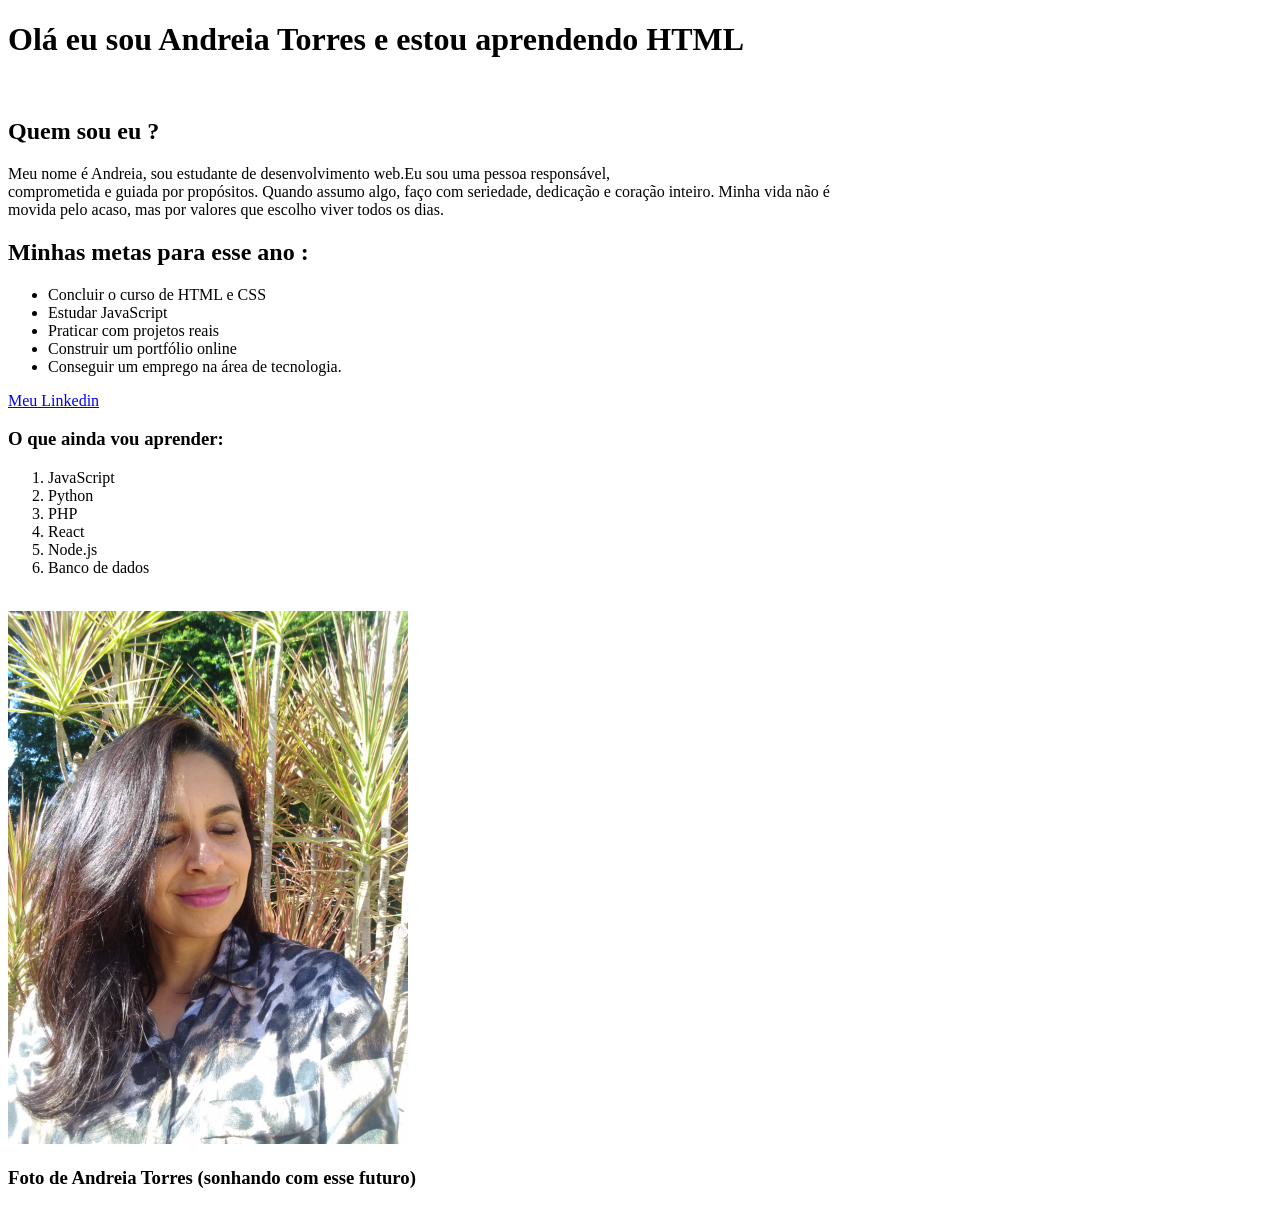
<file: index.html>
<!DOCTYPE html>
<html lang="pt-BR">
<head>
    <meta charset="UTF-8">
    <meta name="viewport" content="width=device-width, initial-scale=1.0">
    <title>Lessons</title>
</head>
<body>
    <h1>Olá eu sou Andreia Torres e estou aprendendo HTML</h1>
    <br>
    <h2>Quem sou eu ?</h2>
    <p>Meu nome é Andreia, sou estudante de desenvolvimento web.Eu sou uma pessoa 
        responsável, <br>comprometida e guiada por propósitos.
         Quando assumo algo, faço com seriedade, dedicação e
          coração inteiro. Minha vida não é <br> movida pelo acaso, 
        mas por valores que escolho viver todos os dias.</p>

    <h2>Minhas metas para esse ano :</h2>
    <ul>
        <li>Concluir o curso de HTML e CSS</li>
        <li>Estudar JavaScript</li>
        <li>Praticar com projetos reais</li>
        <li>Construir um portfólio online</li>
        <li>Conseguir um emprego na área de tecnologia.</li>
    </ul> 

    <a href="https://www.linkedin.com/in/andr%C3%A9ia-torres-889319261/">Meu Linkedin</a>
    <br>
    <h3>O que ainda vou aprender: </h3>
    <ol>
        <li>JavaScript</li>
        <li>Python</li>
        <li>PHP</li>
        <li>React</li>
        <li>Node.js</li>    
        <li>Banco de dados</li>
    </ol>
    <br>
    <img src="./IMG-20231211-WA0060.jpg"  alt="Foto de Andreia Torres" width="400" height="auto">
    <h3>Foto de Andreia Torres (sonhando com esse futuro)</h3>
</body>
</html>
</file>
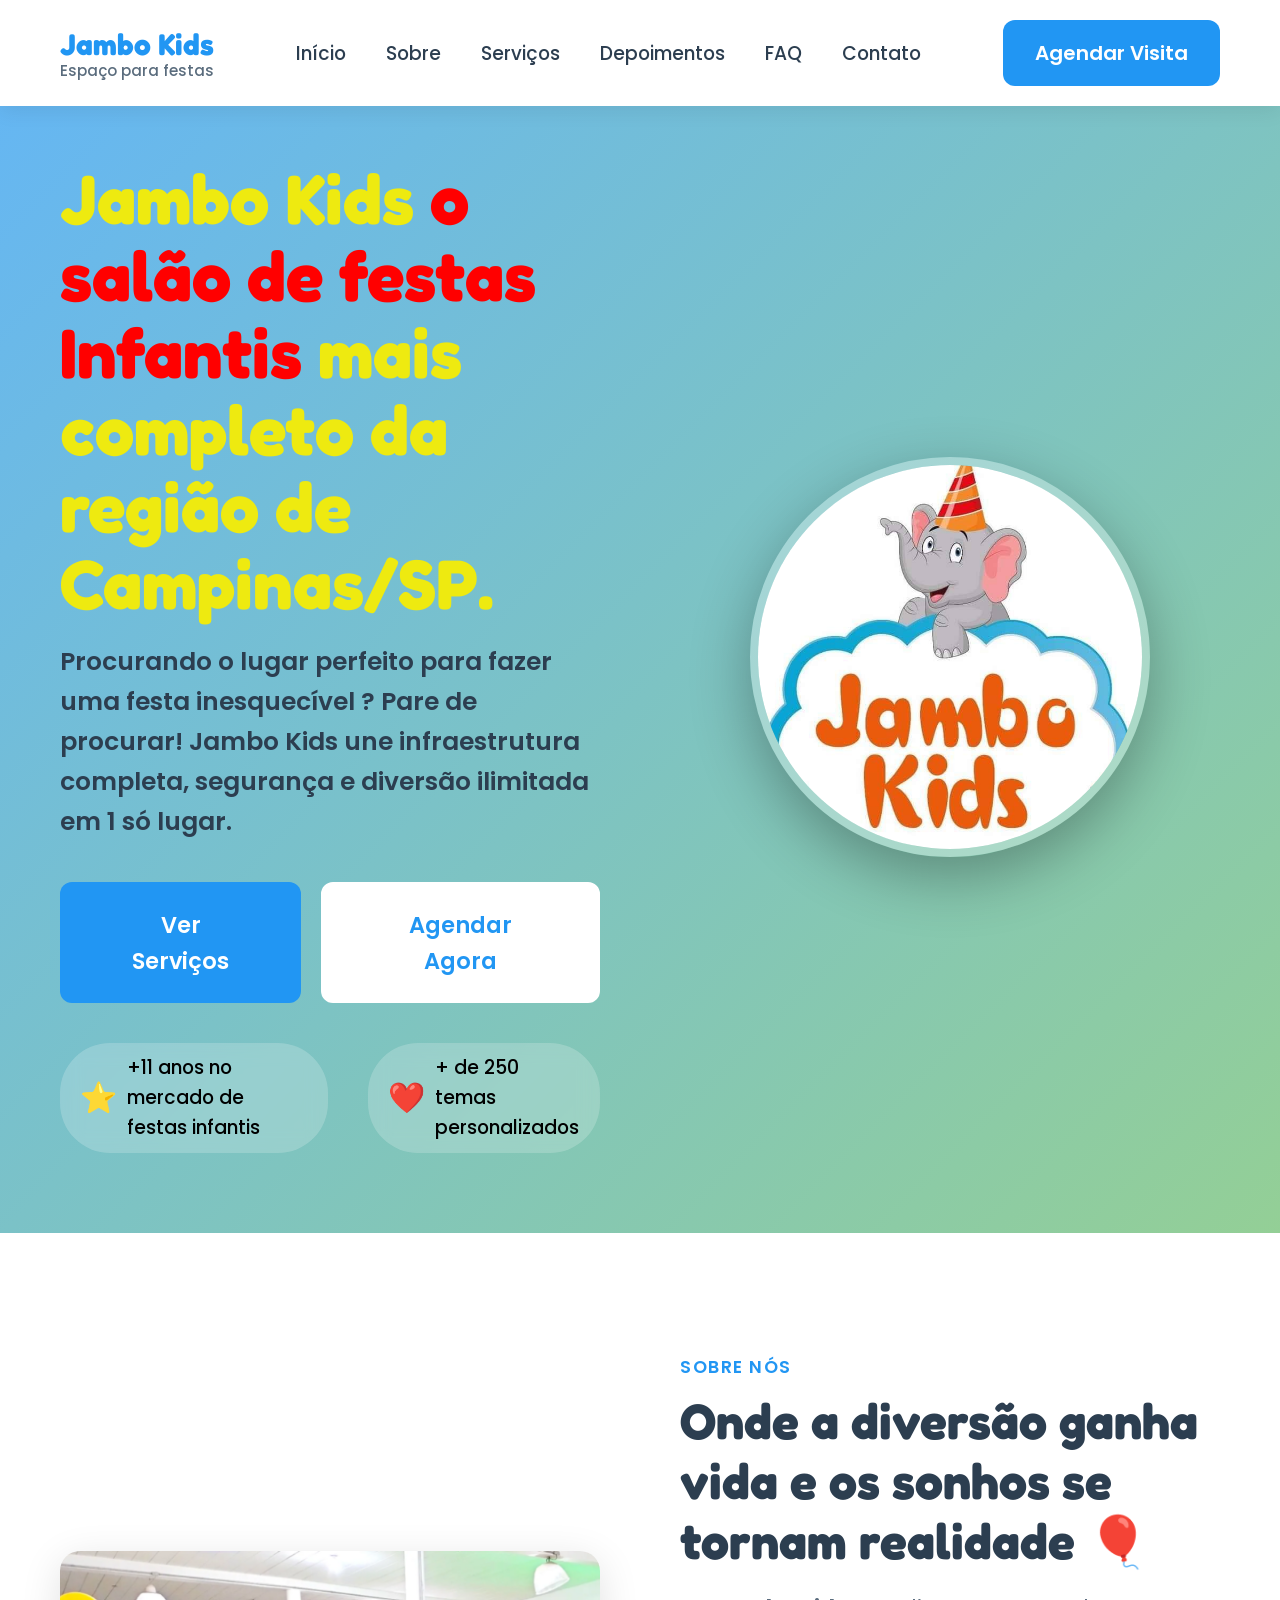
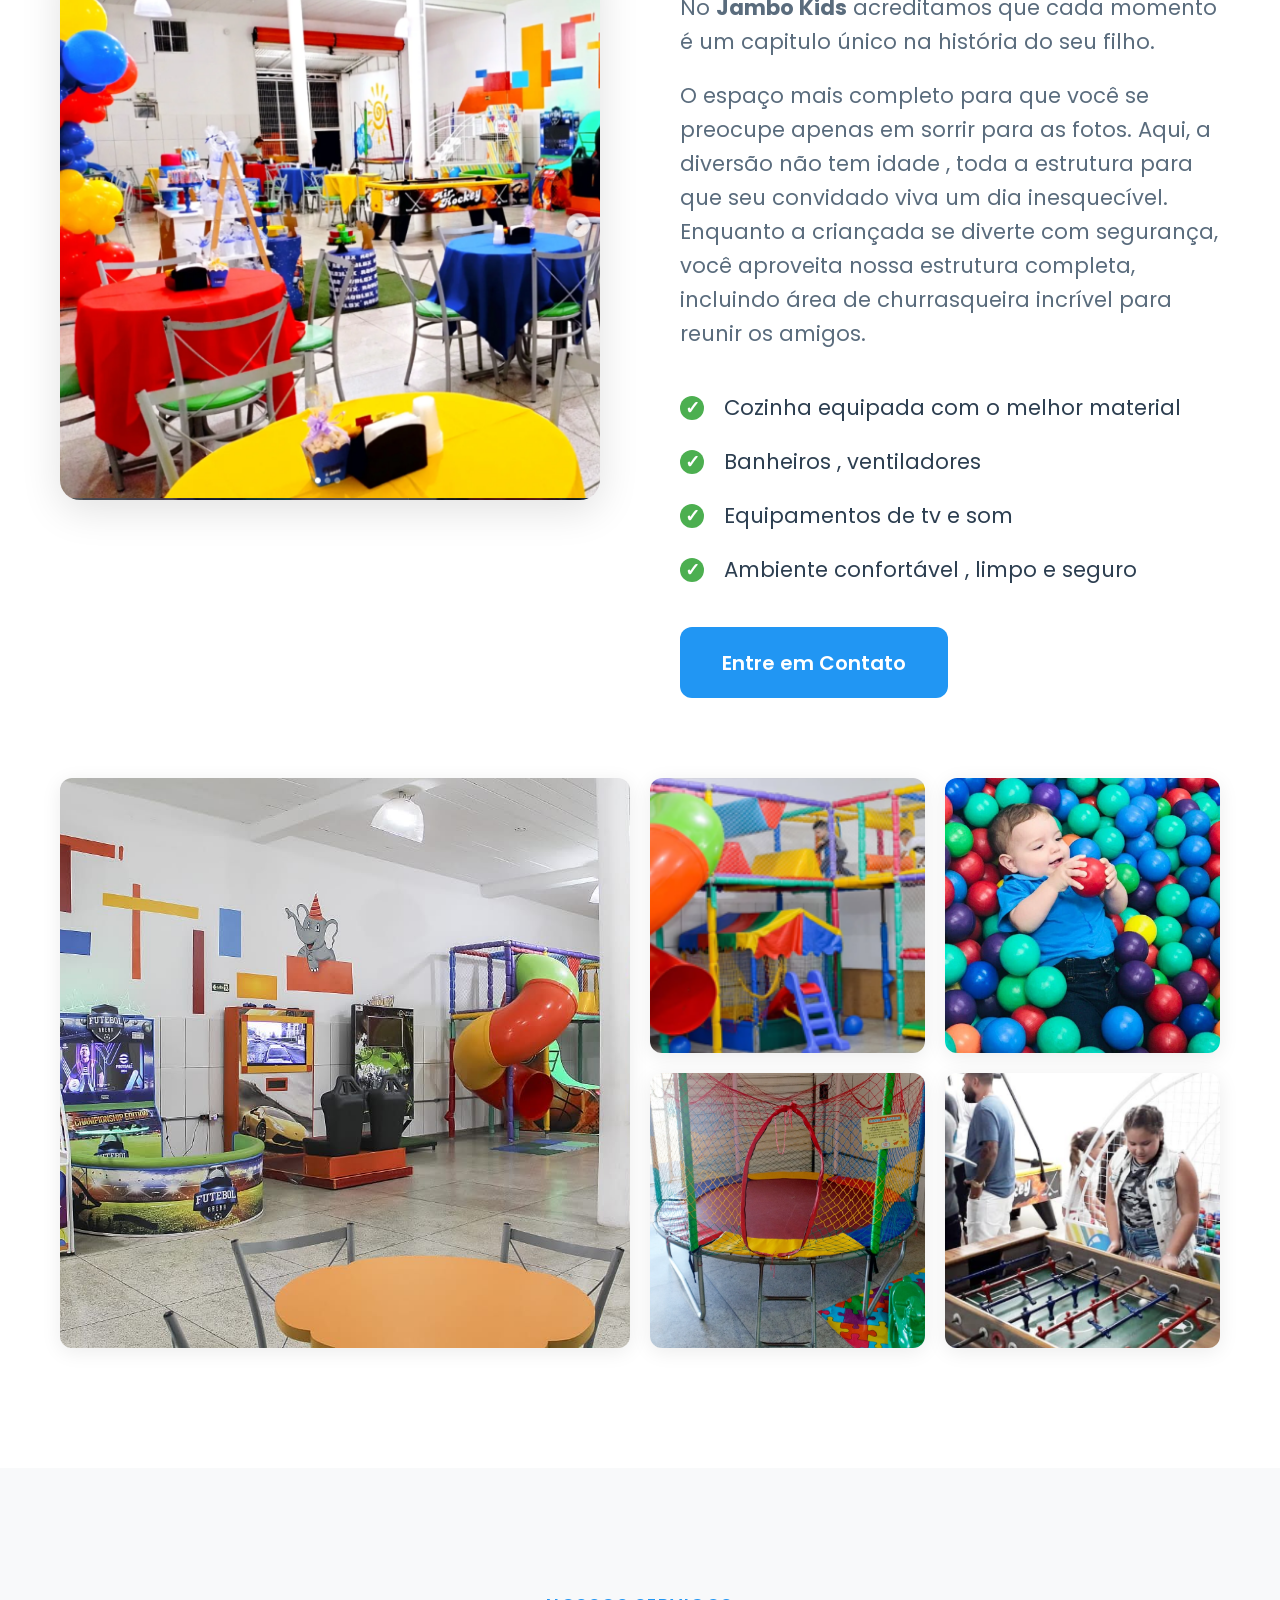
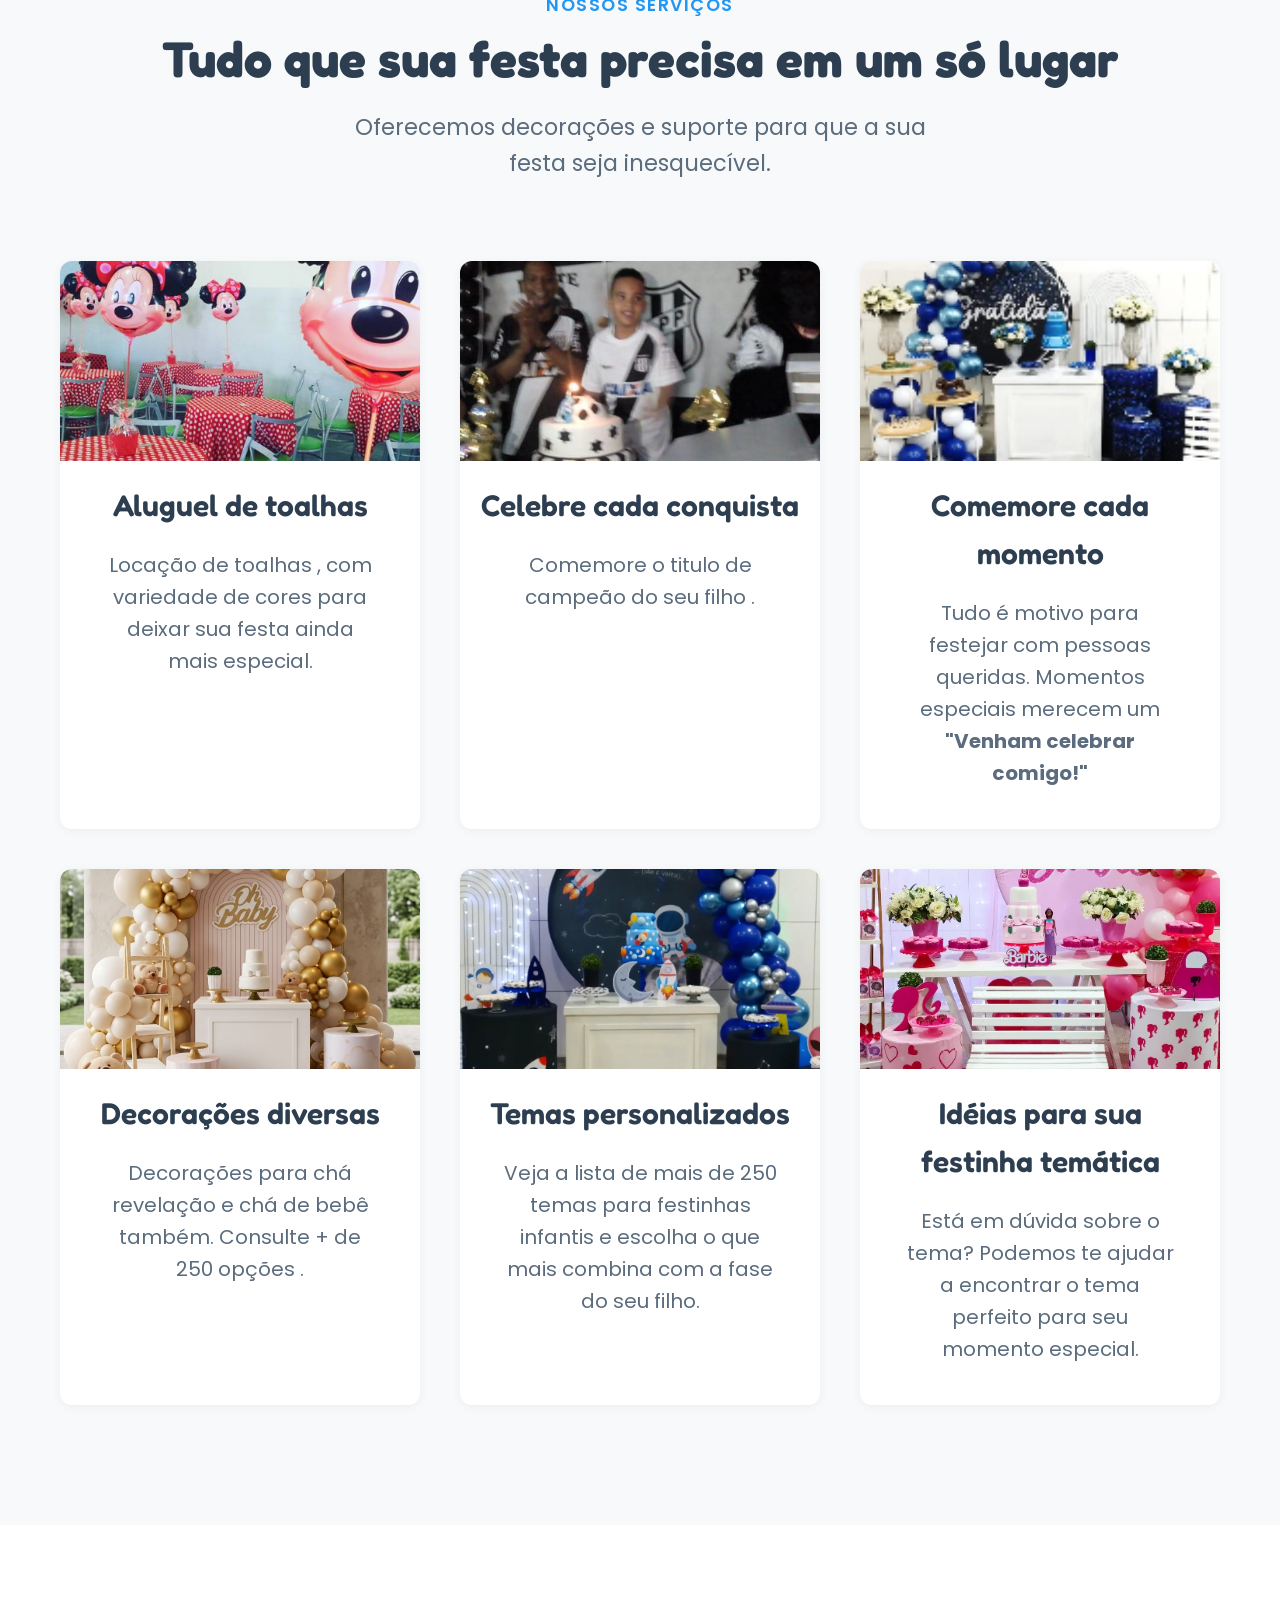
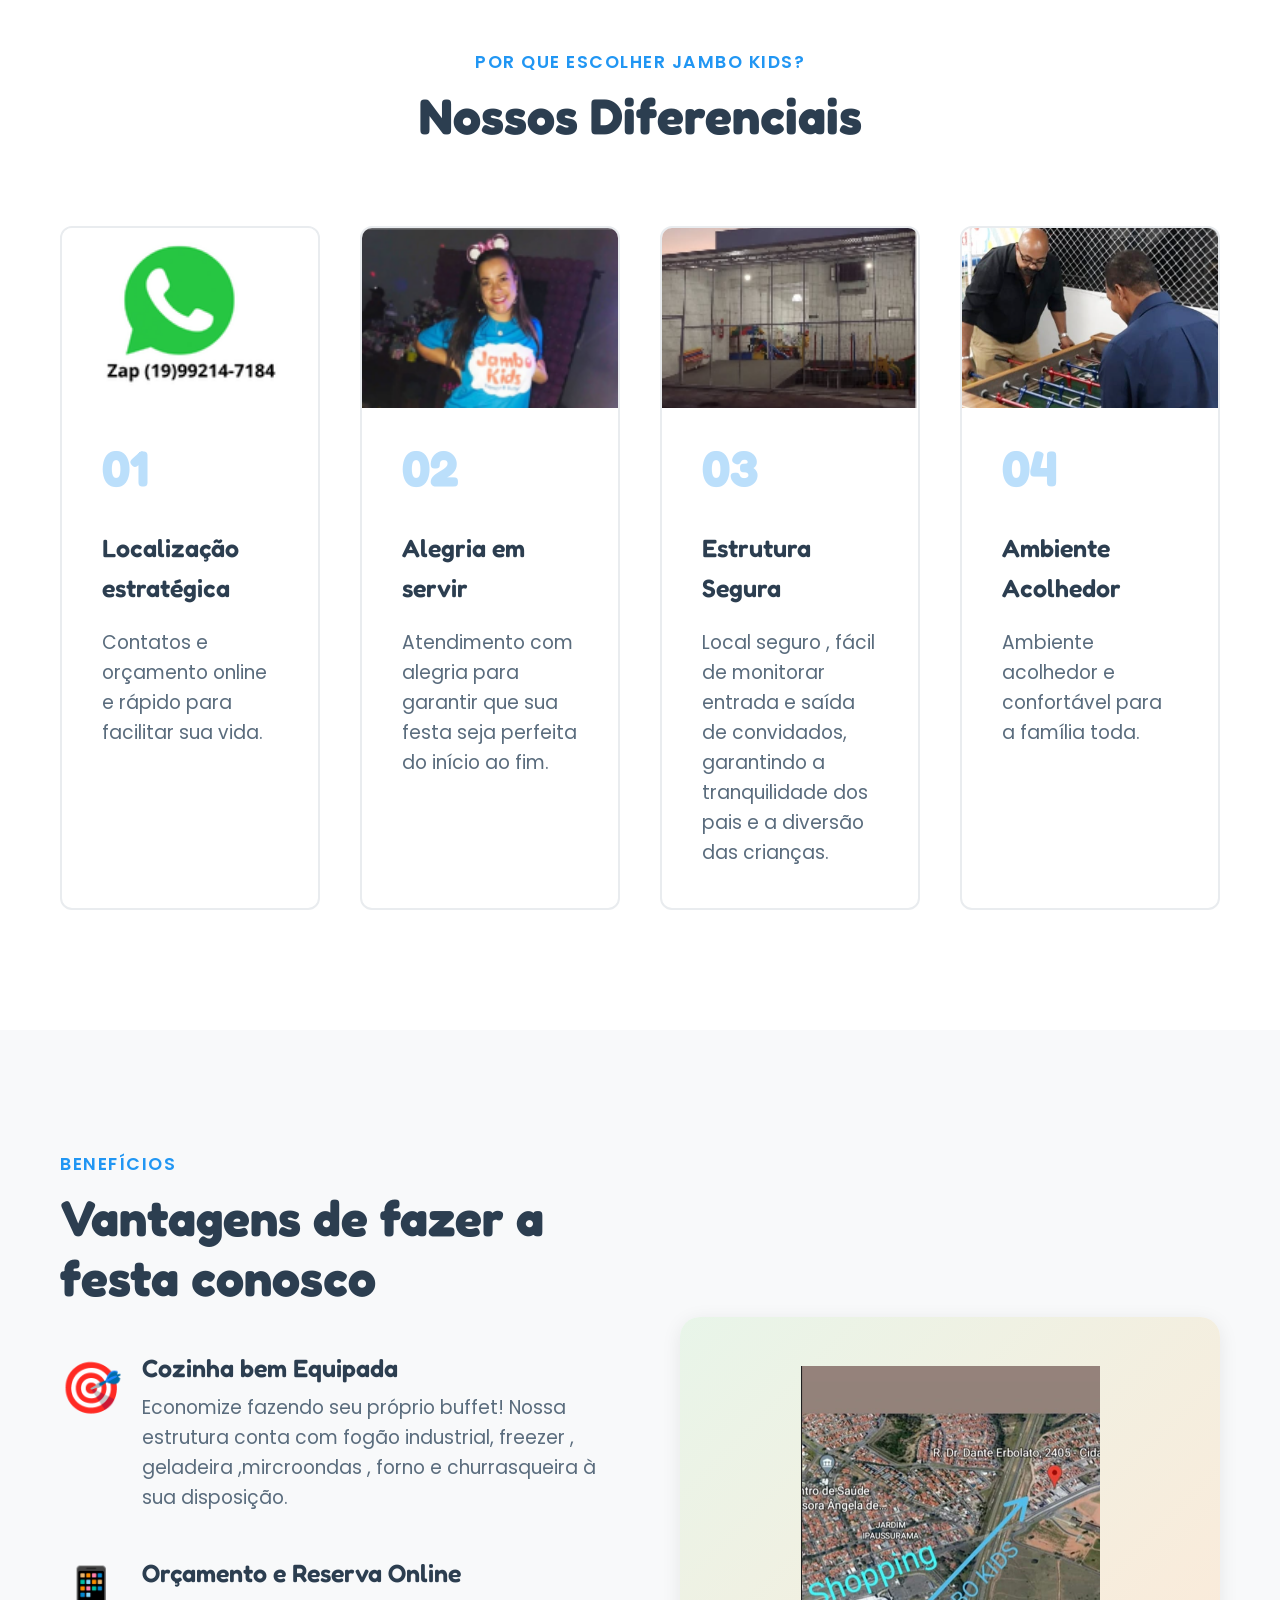
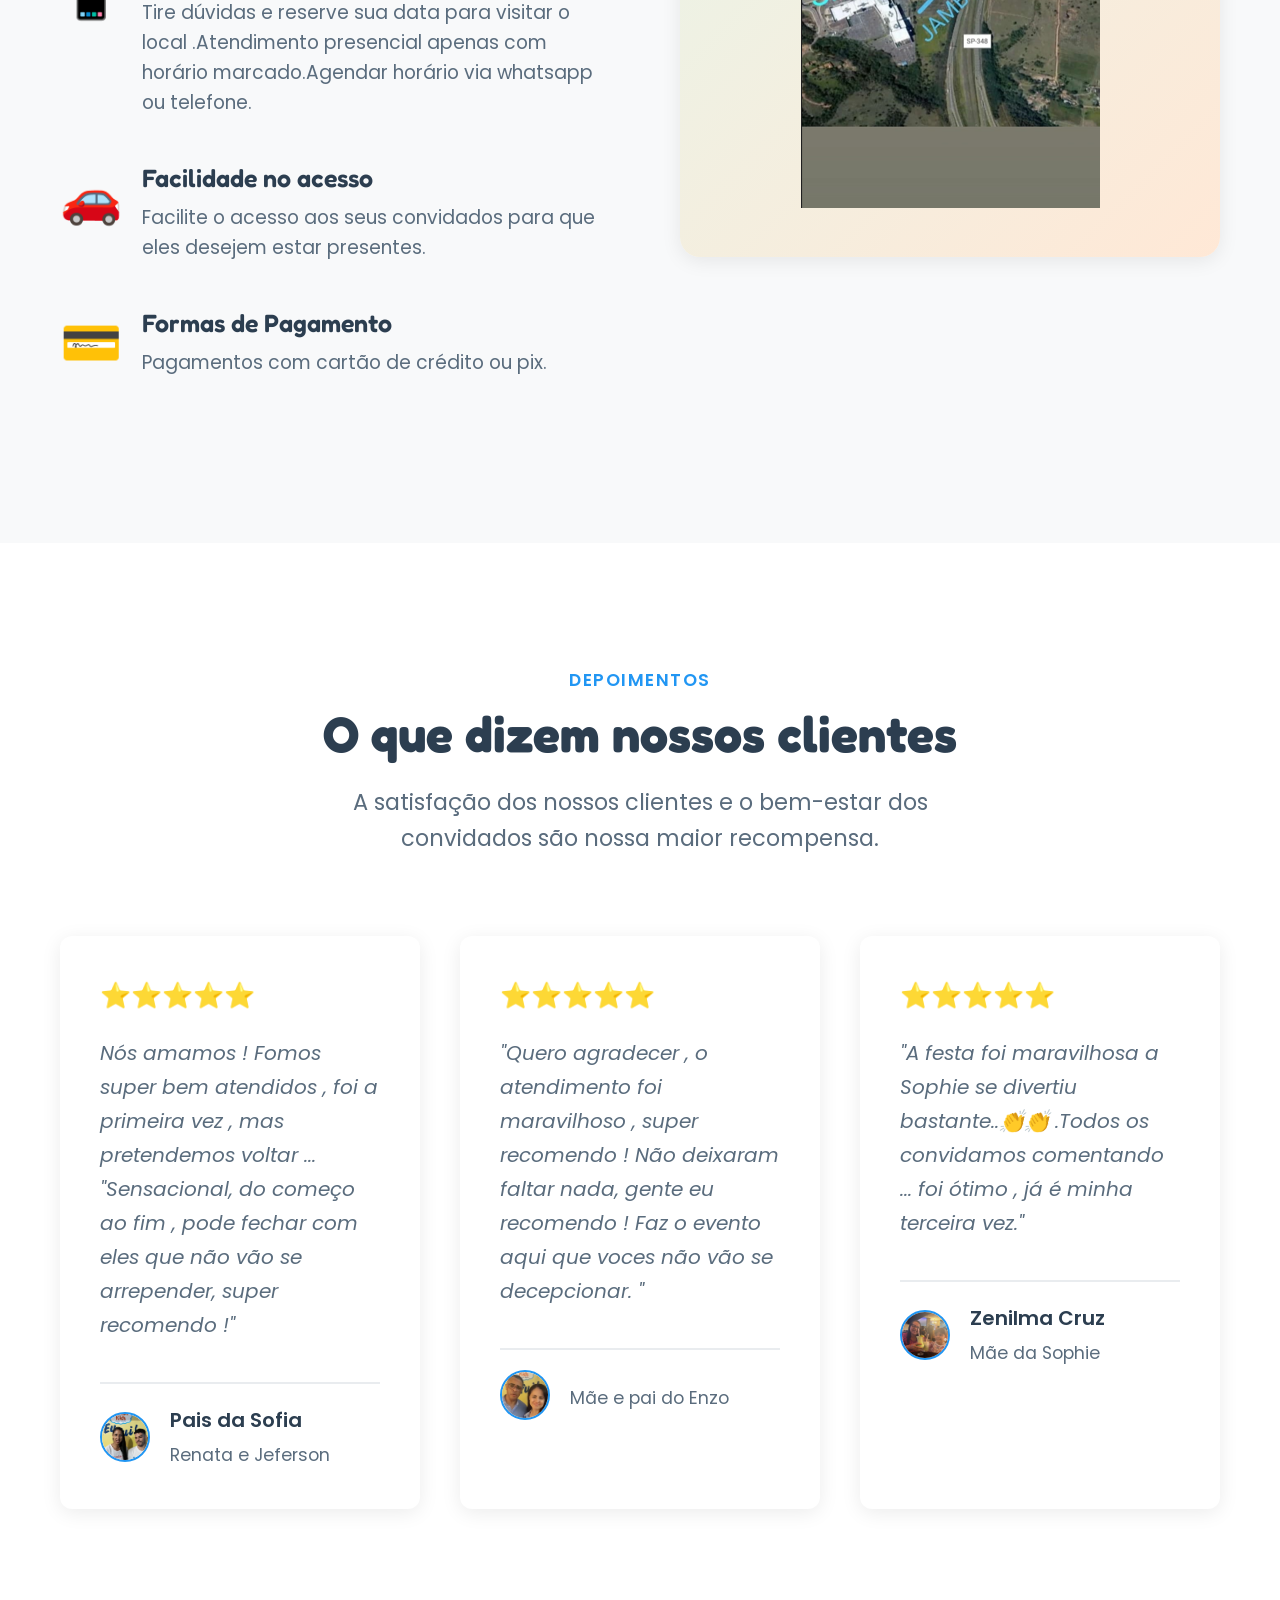
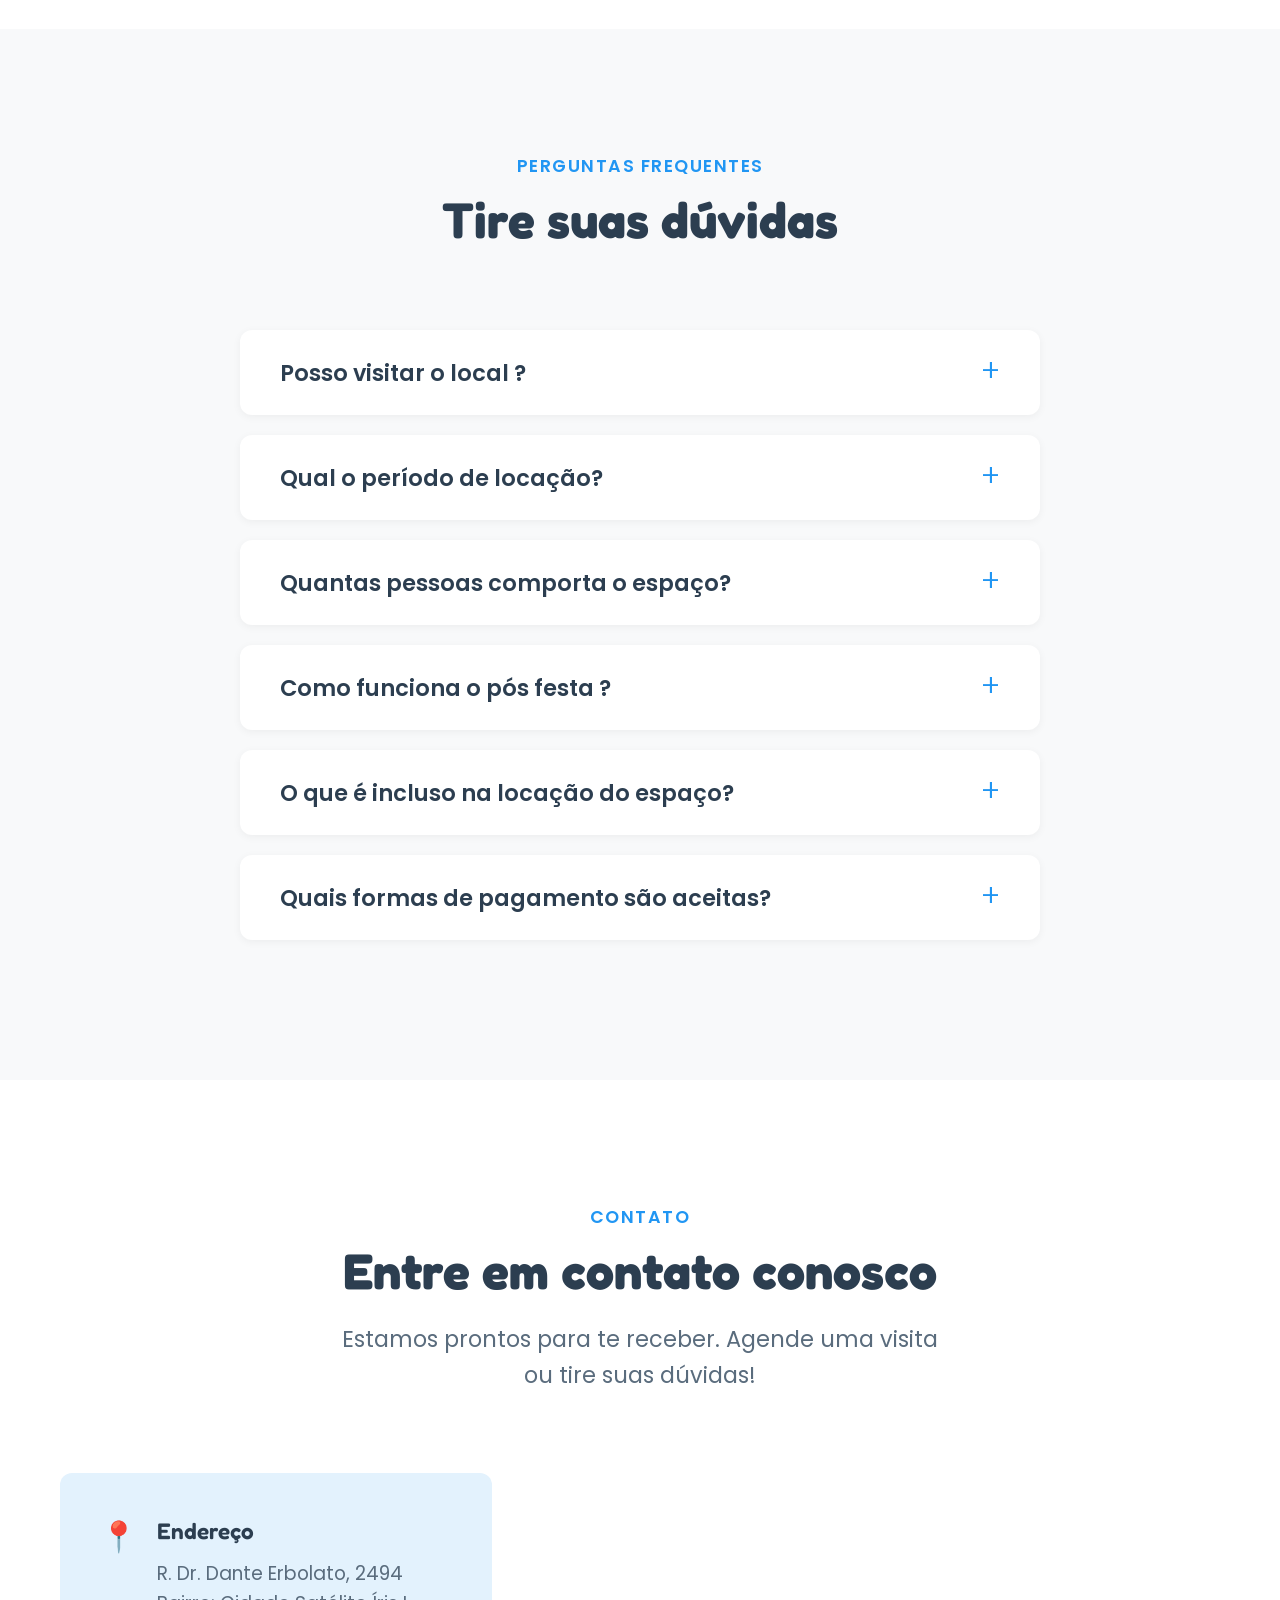
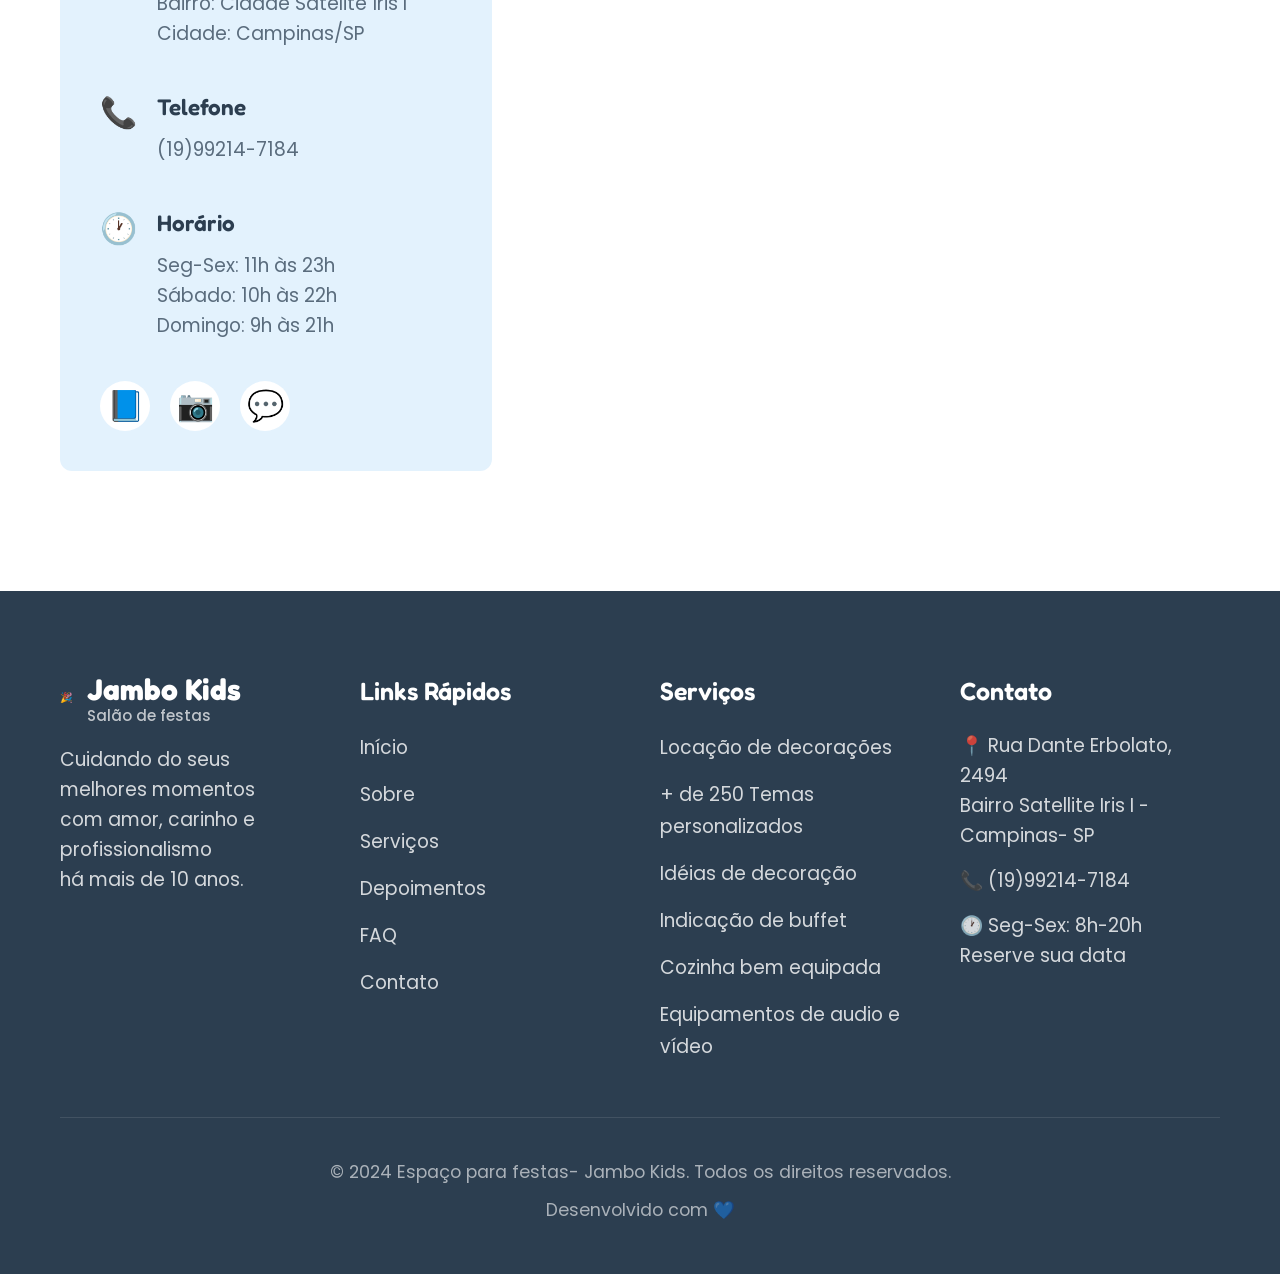
<file: projeto-jambo-kids-main/index.html>
<!DOCTYPE html>
<html lang="pt-BR">

<head>
    <meta charset="UTF-8">
    <meta name="viewport" content="width=device-width, initial-scale=1.0">
    <title>Jambo Kids </title>
    <meta name="description"
        content="Espaço para festas.Agende agora!">

    <!-- ========== FAVICON (EDITÁVEL) ========== -->
    <link rel="icon"
        href="data:image/svg+xml,<svg xmlns=%22http://www.w3.org/2000/svg%22 viewBox=%220 0 100 100%22><text y=%22.9em%22 font-size=%2290%22> 🎉</text></svg>">

    <!-- ========== FOLHA DE ESTILOS ========== -->
    <link rel="stylesheet" href="style.css">

    <!-- ========== FONTES GOOGLE (EDITÁVEL) ========== -->
    <link rel="preconnect" href="https://fonts.googleapis.com">
    <link rel="preconnect" href="https://fonts.gstatic.com" crossorigin>
    <link
        href="https://fonts.googleapis.com/css2?family=Poppins:wght@300;400;500;600;700&family=Fredoka:wght@400;500;600;700&display=swap"
        rel="stylesheet">
</head>

<body>
    <header class="header" id="header">
        <div class="container">
            <div class="header-content">

                <!-- ========== LOGO (EDITÁVEL) ========== -->
                <a href="./Assets/ class="logo">
                <span class="logo-icon"></span>
                    <span class="logo-text">
                        <span class="logo-name">Jambo Kids</span>
                        <span class="logo-tagline">Espaço para festas</span>
                    </span>
                </a>

                <!-- ========== MENU DESKTOP (EDITÁVEL) ========== -->
                <nav class="nav" id="nav-menu">
                    <ul class="nav-list">
                        <li><a href="#home" class="nav-link">Início</a></li>
                        <li><a href="#sobre" class="nav-link">Sobre</a></li>
                        <li><a href="#servicos" class="nav-link">Serviços</a></li>
                        <li><a href="#depoimentos" class="nav-link">Depoimentos</a></li>
                        <li><a href="#faq" class="nav-link">FAQ</a></li>
                        <li><a href="https://w.app/inwbsc" class="nav-link">Contato</a></li>
                    </ul>
                </nav>

                <!-- ========== BOTÃO CTA HEADER (EDITÁVEL) ========== -->
                <a href="https://w.app/inwbsc" class="btn btn-primary btn-header">Agendar Visita</a>

                <!-- ========== BOTÃO MENU MOBILE ========== -->
                <button class="menu-toggle" id="menu-toggle" aria-label="Toggle menu">
                    <span></span>
                    <span></span>
                    <span></span>
                </button>
            </div>
        </div>
    </header>

    <!-- ========================================
         SEÇÃO HERO / BANNER PRINCIPAL
         ======================================== -->
    <section class="hero" id="home">
        <!-- ========== BACKGROUND COM OVERLAY (EDITÁVEL) ========== -->
        <div class="hero-background"
            style="background-image: url("<a href='https://pt.pngtree.com/freepng/golden-confetti-balloons-and-ribbons-for-celebration-party-banner-design_21641514.html'>imagem PNG de pt.pngtree.com/</a>");">
        </div>
        <div class="hero-overlay"></div>

        <div class="container">
            <div class="hero-content">

                <!-- ========== TEXTO HERO (EDITÁVEL) ========== -->
                <div class="hero-text">
                    <h1 class="hero-title">Jambo Kids<span class="highlight"> o salão de festas Infantis</span> 
                        mais completo da região de Campinas/SP.
                    </h1>
                    <p class="hero-description">
                    Procurando o lugar perfeito para fazer uma festa inesquecível ? Pare de procurar! Jambo Kids
                     une infraestrutura completa, segurança e diversão ilimitada 
                    em 1 só lugar. 
                    </p>

                    <!-- ========== BOTÕES CTA (EDITÁVEL) ========== -->
                    <div class="hero-buttons">
                        <a href="#servicos" class="btn btn-primary btn-large">Ver Serviços</a>
                        <a href="https://w.app/inwbsc" class="btn btn-secondary btn-large">Agendar Agora</a>
                    </div>

                    <!-- ========== BADGES/DESTAQUES (EDITÁVEL) ========== -->
                    <div class="hero-badges">
                        <div class="badge">
                            <span class="badge-icon">⭐</span>
                            <span class="badge-text">+11 anos no mercado de festas infantis</span>
                        </div>
                        <div class="badge">
                            <span class="badge-icon">❤️</span>
                            <span class="badge-text">+ de 250 temas personalizados</span>
                        </div>
                    </div>
                </div>

                <!-- ========== IMAGEM HERO (EDITÁVEL) ========== -->
                <div class="hero-image">
                    <div class="hero-image-container">
                        <img src="./Assets/logo.jpeg"
                            alt="Elefante com chapéu de festa.">
                    </div>
                </div>
            </div>
        </div>
    </section>

    <!-- ========================================
         SEÇÃO SOBRE NÓS
         ======================================== -->
    <section class="sobre" id="sobre">
        <div class="container">
            <div class="sobre-content">

                <!-- ========== IMAGEM SOBRE (EDITÁVEL) ========== -->
                <div class="sobre-image">
                    <img src="./Assets/dentro.PNG"
                        alt="Interior do espaço para festas.">
                </div>

                <!-- ========== TEXTO SOBRE (EDITÁVEL) ========== -->
                <div class="sobre-text">
                    <span class="section-label">Sobre Nós</span>
                    <h2 class="section-title">Onde a diversão ganha vida e os sonhos se tornam realidade 🎈 </h2>
                    <p class="sobre-description">
                      No <strong> Jambo Kids</strong> acreditamos que cada momento é um capitulo único na
                       história do seu filho. 
                     
                    </p>
                    <p class="sobre-description">
                        O espaço mais completo para que você se preocupe apenas em sorrir para as fotos.
                        Aqui, a diversão não tem idade , toda a estrutura para que seu convidado viva um 
                        dia inesquecível. Enquanto a criançada se 
                        diverte com segurança, você aproveita nossa estrutura completa, incluindo área 
                        de churrasqueira incrível para reunir os amigos.
                    </p>

                    <!-- ========== LISTA DE DIFERENCIAIS (EDITÁVEL) ========== -->
                    <ul class="sobre-list">
                        <li>
                            <span class="list-icon">✓</span>
                            <span>Cozinha equipada com o melhor material</span>
                        </li>
                        <li>
                            <span class="list-icon">✓</span>
                            <span>Banheiros , ventiladores</span>
                        </li>
                        <li>
                            <span class="list-icon">✓</span>
                            <span>Equipamentos de tv e som</span>
                        </li>
                        <li>
                            <span class="list-icon">✓</span>
                            <span>Ambiente confortável , limpo e seguro</span>
                        </li>
                    </ul>

                    <a href="https://w.app/inwbsc" class="btn btn-primary">Entre em Contato</a>
                </div>
            </div>

            <!-- ========== GALERIA DE FOTOS (EDITÁVEL) ========== -->
            <div class="galeria">
                <div class="galeria-item galeria-item-large">
                    <img src="./Assets/todosBrinq.jfif"
                        alt="Todos brinquedos do espaço para festas.">
                </div>
                <div class="galeria-item">
                    <img src="./Assets/tobogan.png"
                        alt="Tobogan com piscina de bolinhas.">
                </div>
                <div class="galeria-item">
                    <img src="./Assets/piscina.PNG"
                        alt="Piscina de bolinhas.">
                </div>
                <div class="galeria-item">
                    <img src="./Assets/pula.PNG" alt="Foto de brinquedo Pula Pula.">
                </div>
                <div class="galeria-item">
                    <img src="./Assets/futebolMesa.PNG"
                        alt="Pais jogando futebol de mesa">
                </div>
            </div>
        </div>
    </section>

    <!-- ========================================
         SEÇÃO SERVIÇOS
         ======================================== -->
    <section class="servicos" id="servicos">
        <div class="container">

            <!-- ========== TÍTULO DA SEÇÃO (EDITÁVEL) ========== -->
            <div class="section-header">
                <span class="section-label">Nossos Serviços</span>
                <h2 class="section-title">Tudo que sua festa precisa em um só lugar</h2>
                <p class="section-description">
                    Oferecemos decorações e suporte para que a sua festa seja inesquecível.
                </p>
            </div>

            <!-- ========== GRID DE SERVIÇOS (EDITÁVEL) ========== -->
            <div class="servicos-grid">

                <!-- Serviço 1 -->
                <div class="servico-card">
                    <div class="servico-image">
                        <img src="./Assets/toalhas.png"
                            alt="Alugamos toalhas para festas.">
                    </div>
                    <div class="servico-icon"></div>
                    <h3 class="servico-title">Aluguel de toalhas</h3>
                    <p class="servico-description">
                        Locação de toalhas , com variedade de cores  para deixar sua
                         festa ainda mais especial.
                    </p>
                </div>

                <!-- Serviço 2 -->
                <div class="servico-card">
                    <div class="servico-image">
                        <img src="./Assets/time.png"
                            alt="Comemore o titulo de campeão do seu filho.">
                    </div>
                    <div class="servico-icon"></div>
                    <h3 class="servico-title">Celebre cada conquista</h3>
                    <p class="servico-description">
                        Comemore o titulo de campeão do seu filho .
                    </p>
                </div>

                <!-- Serviço 3 -->
                <div class="servico-card">
                    <div class="servico-image">
                        <img src="./Assets/gratidao.png"
                            alt="Demonstre sua gratidão por alguem que é importante na sua vida.">
                    </div>
                    <div class="servico-icon"></div>
                    <h3 class="servico-title">Comemore cada momento</h3>
                    <p class="servico-description">
                         Tudo é motivo para festejar com pessoas queridas. Momentos especiais merecem
                         um <strong>"Venham celebrar comigo!"</strong> 
                    </p>
                </div>

                <!-- Serviço 4 -->
                <div class="servico-card">
                    <div class="servico-image">
                        <img src="./Assets/pegMonteAluguel.jpeg" alt="Foto decoração Pegue e Monte">
                    </div>
                    <div class="servico-icon"></div>
                    <h3 class="servico-title">Decorações diversas</h3>
                    <p class="servico-description">
                        Decorações para chá revelação e chá de bebê também. Consulte + de 250 opções .
                    </p>
                </div>

                <!-- Serviço 5 -->
                <div class="servico-card">
                    <div class="servico-image">
                        <img src="./Assets/astro.png" alt="Tema Astronauta">
                    </div>
                    <div class="servico-icon"></div>
                    <h3 class="servico-title">Temas personalizados</h3>
                    <p class="servico-description">
                        Veja a lista de mais de 250 temas para festinhas infantis e escolha o que mais combina 
                        com a fase  do seu filho.
                    </p>
                </div>

                <!-- Serviço 6 -->
                <div class="servico-card">
                    <div class="servico-image">
                        <img src="./Assets/barbie.png"
                            alt="Adestramento">
                    </div>
                    <div class="servico-icon"></div>
                    <h3 class="servico-title">Idéias para sua festinha temática</h3>
                    <p class="servico-description">
                        Está em dúvida sobre o tema? Podemos te ajudar a encontrar o tema 
                        perfeito para seu momento especial.</p>
                </div>
            </div>
        </div>
    </section>

 <!-- ========================================
         SEÇÃO DESTAQUES / DIFERENCIAIS
         ======================================== -->
    <section class="destaques">
        <div class="container">

            <!-- ========== TÍTULO DA SEÇÃO (EDITÁVEL) ========== -->
            <div class="section-header">
                <span class="section-label">Por Que Escolher Jambo Kids?</span>
                <h2 class="section-title">Nossos Diferenciais</h2>
            </div>

            <!-- ========== GRID DE DESTAQUES (EDITÁVEL) ========== -->
            <div class="destaques-grid">

                <div class="destaque-card">
                    <div class="destaque-image">
             <img src="./Assets/2.png"  
                            alt="Zap (19)99214-7184">
                    </div>
                    <div class="destaque-number">01</div>
                    <h3 class="destaque-title">Localização estratégica</h3>
                    <p class="destaque-description">
                        Contatos e orçamento online e rápido  para facilitar sua vida.
                    </p>
                </div>

                <div class="destaque-card">
                    <div class="destaque-image">
                        <img src="./Assets/jessica.png" 
                            alt="Atendimento">
                    </div>
                    <div class="destaque-number">02</div>
                    <h3 class="destaque-title">Alegria em servir</h3>
                    <p class="destaque-description">
                        Atendimento com alegria para garantir que sua festa seja perfeita do início ao fim.
                    </p>
                </div>

                <div class="destaque-card">
                    <div class="destaque-image">
                        <img src="./Assets/fora.png"
                            alt="Segurança ">
                    </div>
                    <div class="destaque-number">03</div>
                    <h3 class="destaque-title">Estrutura Segura</h3>
                    <p class="destaque-description">
                        Local seguro , fácil de monitorar entrada e saída de convidados, garantindo a tranquilidade dos pais 
                        e a diversão das crianças.
                    </p>
                </div>

                <div class="destaque-card">
                    <div class="destaque-image">
                        <img src="./Assets/futePapai.PNG"
                            alt="Ambiente">
                    </div>
                    <div class="destaque-number">04</div>
                    <h3 class="destaque-title">Ambiente Acolhedor </h3>
                    <p class="destaque-description">
                        Ambiente acolhedor e confortável para a família toda.
                    </p>
                </div>
            </div>
        </div>
    </section>

    <!-- ========================================
         SEÇÃO BENEFÍCIOS
         ======================================== -->
    <section class="beneficios">
        <div class="container">
            <div class="beneficios-content">

                <!-- ========== TEXTO BENEFÍCIOS (EDITÁVEL) ========== -->
                <div class="beneficios-text">
                    <span class="section-label">Benefícios</span>
                    <h2 class="section-title">Vantagens de fazer a festa conosco</h2>

                    <div class="beneficios-list">
                        <div class="beneficio-item">
                            <div class="beneficio-icon">🎯</div>
                            <div class="beneficio-text">
                                <h3>Cozinha bem Equipada</h3>
                                <p>Economize fazendo seu próprio buffet! Nossa estrutura conta com fogão
                                     industrial, freezer , geladeira ,mircroondas , forno e churrasqueira 
                                     à sua disposição.</p>
                            </div>
                        </div>

                        <div class="beneficio-item">
                            <div class="beneficio-icon">📱</div>
                            <div class="beneficio-text">
                                <h3>Orçamento e Reserva Online</h3>
                                <p>Tire dúvidas e reserve sua data para visitar o local .Atendimento presencial
                                    apenas com horário marcado.Agendar horário via whatsapp ou telefone.
                                </p>
                            </div>
                        </div>

                        <div class="beneficio-item">
                            <div class="beneficio-icon">🚗</div>
                            <div class="beneficio-text">
                                <h3>Facilidade no acesso</h3>
                                <p>Facilite o acesso aos seus convidados para que eles desejem estar presentes.</p>
                            </div>
                        </div>

                        <div class="beneficio-item">
                            <div class="beneficio-icon">💳</div>
                            <div class="beneficio-text">
                                <h3>Formas de Pagamento</h3>
                                <p>Pagamentos com cartão de crédito ou pix.</p>
                            </div>
                        </div>
                    </div>
                </div>



                <!-- ========== IMAGEM BENEFÍCIOS (EDITÁVEL) ========== -->
                <div class="beneficios-image">
                    <div class="beneficios-image-placeholder">
                        <span class="beneficios-emoji"><img src="./Assets/endere.png" alt="mapa"></span>
                    </div>
                </div>
            </div>
        </div>
    </section>

    <!-- ========================================
         SEÇÃO DEPOIMENTOS
         ======================================== -->
    <section class="depoimentos" id="depoimentos">
        <div class="container">
            <!-- ========== TÍTULO DA SEÇÃO (EDITÁVEL) ========== -->
            <div class="section-header">
                <span class="section-label">Depoimentos</span>
                <h2 class="section-title">O que dizem nossos clientes</h2>
                <p class="section-description">
                    A satisfação dos nossos clientes e o bem-estar dos convidados são nossa maior recompensa.
                </p>
            </div>

            <!-- ========== GRID DE DEPOIMENTOS (EDITÁVEL) ========== -->
            <div class="depoimentos-grid">

                <!-- Depoimento 1 -->
                <div class="depoimento-card">
                    <div class="depoimento-rating">⭐⭐⭐⭐⭐</div>
                    <p class="depoimento-text">Nós amamos ! Fomos super bem atendidos , foi a primeira vez , mas pretendemos voltar ...
"Sensacional, do começo ao fim , pode fechar com eles que não vão se arrepender, super recomendo !"
                    </p>
                    <div class="depoimento-author">
                        <div class="author-avatar">
                            <img src="./Assets/sophie.PNG"
                                alt="Pais da Sofia">
                        </div>
                        <div class="author-info">
                            <h4 class="author-name">Pais da Sofia</h4>
                            <p class="author-pet">Renata e Jeferson</p>
                        </div>
                    </div>
                </div>

                <!-- Depoimento 2 -->
                <div class="depoimento-card">
                    <div class="depoimento-rating">⭐⭐⭐⭐⭐</div>
                    <p class="depoimento-text">
                        "Quero  agradecer , o atendimento foi maravilhoso , super recomendo ! 
                        Não deixaram faltar nada, gente eu recomendo ! Faz o evento aqui que voces não vão se decepcionar. "
                    </p>
                    <div class="depoimento-author">
                        <div class="author-avatar">
                            <img src="./Assets/enzo.PNG"
                                alt="Carlos Oliveira">
                        </div>
                        <div class="author-info">
                            <h4 class="author-name"></h4>
                            <p class="author-pet">Mãe e pai do Enzo</p>
                        </div>
                    </div>
                </div>

                <!-- Depoimento 3 -->
                <div class="depoimento-card">
                    <div class="depoimento-rating">⭐⭐⭐⭐⭐</div>
                    <p class="depoimento-text">
                        "A festa foi maravilhosa a Sophie se divertiu bastante..👏👏 .Todos os convidamos comentando ... foi ótimo , já é minha terceira vez."
                    </p>
                    <div class="depoimento-author">
                        <div class="author-avatar">
                            <img src="./Assets/zenilma.PNG"
                                alt="Zenilma ">
                        </div>
                        <div class="author-info">
                            <h4 class="author-name">Zenilma Cruz</h4>
                            <p class="author-pet">Mãe da Sophie</p>
                        </div>
                    </div>
                </div>
            </div>
        </div>
    </section>

    <!-- ========================================
         SEÇÃO FAQ (PERGUNTAS FREQUENTES)
         ======================================== -->
    <section class="faq" id="faq">
        <div class="container">

            <!-- ========== TÍTULO DA SEÇÃO (EDITÁVEL) ========== -->
            <div class="section-header">
                <span class="section-label">Perguntas Frequentes</span>
                <h2 class="section-title">Tire suas dúvidas</h2>
            </div>

            <!-- ========== LISTA FAQ ACORDEÃO (EDITÁVEL) ========== -->
            <div class="faq-list">

                <!-- FAQ Item 1 -->
                <div class="faq-item">
                    <button class="faq-question">
                        <span>Posso visitar o local ?</span>
                        <span class="faq-icon">+</span>
                    </button>
                    <div class="faq-answer">
                        <p>Atendimento presencial para visitar o local , apenas com agendamento prévio.  
                            Agende seu horário via WhatsApp ou telefone.
                            
                        </p>
                    </div>
                </div>

                <!-- FAQ Item 2 -->
                <div class="faq-item">
                    <button class="faq-question">
                        <span>Qual o período de locação?</span>
                        <span class="faq-icon">+</span>
                    </button>
                    <div class="faq-answer">
                        <p>12 horas.
                            Horários de locação: de segunda a sexta das 11h às 23h,
                             sábados das 10h às 22h e domingos das 9h às 21h.
                        </p>
                    </div>
                </div>

                <!-- FAQ Item 3 -->
                <div class="faq-item">
                    <button class="faq-question">
                        <span>Quantas pessoas comporta o espaço?</span>
                        <span class="faq-icon">+</span>
                    </button>
                    <div class="faq-answer">
                        <p>Até 100 convidados, contando com as crianças.</p>
                    </div>
                </div>

                <!-- FAQ Item 4 -->
                <div class="faq-item">
                    <button class="faq-question">
                        <span>Como funciona o pós festa ?</span>
                        <span class="faq-icon">+</span>
                    </button>
                    <div class="faq-answer">
                        <p>Não se preocupe com a limpeza pós festa, queremos que se divirtam ao máximo , 
                            deixe com a gente , cuidamos disso pra você.</p>
                    </div>
                </div>

                <!-- FAQ Item 5 -->
                <div class="faq-item">
                    <button class="faq-question">
                        <span>O que é incluso na locação do espaço?</span>
                        <span class="faq-icon">+</span>
                    </button>
                    <div class="faq-answer">
                         <p>✅ 25 jogos de mesas com 100 cadeiras<br>
                            ✅ 12 Brinquedos: Kid play, Basquete, Casinha de bolinhas, Kinect-Xbox, Play Station 4, Xbox one, Tombo legal, Área baby, Cama elástica, Peembolim, Mesa de bilhar, Air hockey. <br>
                            ✅ Churrasqueira <br>
                            ✅ Cozinha equipada com gás, forno, fogão, freezer, geladeira e microondas.<br>
                            ✅ Banheiros com papel higiênico, sabonete e papel toalha.<br>
                            ✅ Trocador de fraldas e poltrona para amamentação.<br>
                            ✅ Climatizador de ar e ventiladores.<br>
                            ✅ Som ambiente (entrada cabo P2 ou pen drive) não tem bluetooth.<br> 
                            ✅ Bebedouro.<br>
                            ✅ Wi-fi . </p>
                    </div>
                </div>

                <!-- FAQ Item 6 -->
                <div class="faq-item">
                    <button class="faq-question">
                        <span>Quais formas de pagamento são aceitas?</span>
                        <span class="faq-icon">+</span>
                    </button>
                    <div class="faq-answer">
                        <p>Aceitamos dinheiro, PIX, cartões de débito e crédito .</p>
                    </div>
                </div>
            </div>
        </div>
    </section>

    <!-- ========================================
         SEÇÃO CONTATO
         ======================================== -->
    <section class="contato" id="contato">
        <div class="container">

            <!-- ========== TÍTULO DA SEÇÃO (EDITÁVEL) ========== -->
            <div class="section-header">
                <span class="section-label">Contato</span>
                <h2 class="section-title">Entre em contato conosco</h2>
                <p class="section-description">
                    Estamos prontos para te receber. Agende uma visita ou tire suas dúvidas!
                </p>
            </div>

            <div class="contato-content">

                <!-- ========== INFORMAÇÕES DE CONTATO (EDITÁVEL) ========== -->
                <div class="contato-info">

                    <div class="info-item">
                        <div class="info-icon">📍</div>
                        <div class="info-text">
                            <h3>Endereço</h3>
                            <p>R. Dr. Dante Erbolato, 2494<br>Bairro: Cidade Satélite Íris I<br>Cidade: Campinas/SP</p>
                        </div>
                    </div>

                    <div class="info-item">
                        <div class="info-icon">📞</div>
                        <div class="info-text">
                            <h3>Telefone</h3>
                            <p>(19)99214-7184 </p>
                        </div>
                    </div>

                  <!-- <div class="info-item">
                        <div class="info-icon"></div>
                        <div class="info-text">
                          <!--  <h3>E-mail</h3>
                            <p>contato@jambokids.com.br<br> 
                        </div>
                    </div>-->

                    <div class="info-item">
                        <div class="info-icon">🕐</div>
                        <div class="info-text">
                            <h3>Horário</h3>
                            <p>Seg-Sex: 11h às 23h<br>Sábado: 10h às 22h<br>Domingo: 9h às 21h<br>
                        </div>
                    </div>

                    <!-- ========== REDES SOCIAIS (EDITÁVEL) ========== -->
                    <div class="social-links">
                        <a href="https://www.facebook.com/jambokidsbuffetinfantil?locale=pt_BR" class="social-link" aria-label="Facebook">📘</a>
                        
                        <a href="https://www.instagram.com/salaodefestasjambokids/" class="social-link" aria-label="Instagram">📷</a>
                     
                        <a href="https://w.app/inwbsc" class="social-link" aria-label="WhatsApp">💬</a>
                
                    </div>
                </div>

            </div>
        </div>
    </section>

    <!-- ========================================
         FOOTER / RODAPÉ
         ======================================== -->
    <footer class="footer">
        <div class="container">
            <div class="footer-content">

                <!-- ========== COLUNA 1: SOBRE (EDITÁVEL) ========== -->
                <div class="footer-col">
                    <div class="footer-logo">
                        <span class="logo-icon">🎉</span>
                        <span class="logo-text">
                            <span class="logo-name">Jambo Kids</span>
                            <span class="logo-tagline">Salão de festas</span>
                        </span>
                    </div>
                    <p class="footer-description">
                        Cuidando do seus <br>
                        melhores momentos <br>
                        com amor, carinho e<br>
                         profissionalismo <br>
                         há mais de 10 anos.
                    </p>
                </div>

                <!-- ========== COLUNA 2: LINKS RÁPIDOS (EDITÁVEL) ========== -->
                <div class="footer-col">
                    <h3 class="footer-title">Links Rápidos</h3>
                    <ul class="footer-links">
                        <li><a href="#home">Início</a></li>
                        <li><a href="#sobre">Sobre</a></li>
                        <li><a href="#servicos">Serviços</a></li>
                        <li><a href="#depoimentos">Depoimentos</a></li>
                        <li><a href="#faq">FAQ</a></li>
                        <li><a href="#contato">Contato</a></li>
                    </ul>
                </div>

                <!-- ========== COLUNA 3: SERVIÇOS (EDITÁVEL) ========== -->
                <div class="footer-col">
                    <h3 class="footer-title">Serviços</h3>
                    <ul class="footer-links">
                        <li><a href="#servicos">Locação de decorações</a></li>
                        <li><a href="#servicos">+ de 250 Temas personalizados</a></li>
                        <li><a href="#servicos">Idéias de decoração</a></li>
                        <li><a href="#servicos">Indicação de buffet</a></li>
                        <li><a href="#servicos">Cozinha bem equipada</a></li>
                        <li><a href="#servicos">Equipamentos de audio e vídeo</a></li>
                    </ul>
                </div>

                <!-- ========== COLUNA 4: CONTATO (EDITÁVEL) ========== -->
                <div class="footer-col">
                    <h3 class="footer-title">Contato</h3>
                    <ul class="footer-contact">
                        <li>📍 Rua Dante Erbolato, 2494<br>Bairro Satellite Iris I -Campinas- SP</li>
                        <li>📞 (19)99214-7184</li>
                        <li>🕐 Seg-Sex: 8h-20h<br>Reserve sua data</li>
                    </ul>
                </div>
            </div>

            <!-- ========== LINHA DE COPYRIGHT (EDITÁVEL) ========== -->
            <div class="footer-bottom">
                <p>&copy; 2024 Espaço para festas- Jambo Kids. Todos os direitos reservados.</p>
                <p>Desenvolvido com 💙 </p>
            </div>
        </div>
    </footer>

    <!--<iframe src="https://app.gptmaker.ai/widget/3EB1EF96AD98C38C824B36EC3DEDCDF8/iframe" width="100%"
        style="height: 100%; min-height: 700px" allow="microphone;" frameborder="0">
    </iframe>

    <!-- ========== ARQUIVO JAVASCRIPT ========== -->
<script src="javascript.js"></script>

   <!--<script async src="https://app.gptmaker.ai/widget/3EB1EF96AD98C38C824B36EC3DEDCDF8/float.js"> 
    </script>



</body>

</html>
</file>
<file: projeto-jambo-kids-main/style.css>
/* ==========================================
   VARIÁVEIS CSS - PERSONALIZE AS CORES AQUI
   ========================================== */
:root {
    /* ========== CORES PRINCIPAIS (EDITÁVEL) ========== */
    --cor-primaria: #2196f3;          /* Azul principal */
    --cor-primaria-escura: #1976d2;   /* Azul escuro para hover */
    --cor-primaria-clara: #E3F2FD;    /* Azul muito claro para backgrounds */

    --cor-secundaria: #ff9800;        /* Laranja */
    --cor-secundaria-escura: #f57c00; /* Laranja escuro para hover */
    --cor-secundaria-clara: #FFE8D6;  /* Laranja claro para backgrounds */

    --cor-acento: #4caf50;            /* Verde */
    --cor-acento-escura: #388e3c;     /* Verde escuro */
    --cor-acento-clara: #E8F5E9;      /* Verde claro */

    /* ========== CORES NEUTRAS (EDITÁVEL) ========== */
    --cor-texto: #2C3E50;             /* Texto principal escuro */
    --cor-texto-claro: #5A6C7D;       /* Texto secundário */
    --cor-branco: #FFFFFF;            /* Branco puro */
    --cor-cinza-claro: #F8F9FA;       /* Cinza muito claro */
    --cor-cinza: #E9ECEF;             /* Cinza claro */
    --cor-cinza-medio: #DEE2E6;       /* Cinza médio */

    /* ========== TIPOGRAFIA (EDITÁVEL) ========== */
    --fonte-principal: 'Poppins', sans-serif;
    --fonte-display: 'Fredoka', cursive;

    /* ========== ESPAÇAMENTOS (EDITÁVEL) ========== */
    --espacamento-xs: 0.5rem;   /* 8px */
    --espacamento-sm: 1rem;     /* 16px */
    --espacamento-md: 2rem;     /* 32px */
    --espacamento-lg: 4rem;     /* 64px */
    --espacamento-xl: 6rem;     /* 96px */

    /* ========== TAMANHOS (EDITÁVEL) ========== */
    --border-radius: 12px;
    --border-radius-lg: 20px;
    --box-shadow: 0 4px 20px rgba(0, 0, 0, 0.08);
    --box-shadow-lg: 0 10px 40px rgba(0, 0, 0, 0.12);

    /* ========== TRANSIÇÕES ========== */
    --transicao: all 0.3s ease;
}

/* ==========================================
   RESET E CONFIGURAÇÕES GLOBAIS
   ========================================== */
* {
    margin: 0;
    padding: 0;
    box-sizing: border-box;
}

html {
    scroll-behavior: smooth;
    font-size: 20px;
}

body {
    font-family: var(--fonte-principal);
    color: var(--cor-texto);
    line-height: 1.6;
    overflow-x: hidden;
}

img {
    max-width: 100%;
    height: auto;
    display: block;
}

a {
    text-decoration: none;
    color: inherit;
}

ul {
    list-style: none;
}

button {
    border: none;
    background: none;
    cursor: pointer;
    font-family: inherit;
}

/* ==========================================
   CONTAINER E UTILITÁRIOS
   ========================================== */
.container {
    max-width: 1200px;
    margin: 0 auto;
    padding: 0 var(--espacamento-sm);
}

.section-label {
    display: inline-block;
    color: var(--cor-primaria);
    font-weight: 600;
    font-size: 0.875rem;
    text-transform: uppercase;
    letter-spacing: 1.5px;
    margin-bottom: var(--espacamento-xs);
}

.section-title {
    font-family: var(--fonte-display);
    font-size: 2.5rem;
    font-weight: 700;
    color: var(--cor-texto);
    margin-bottom: var(--espacamento-sm);
    line-height: 1.2;
}

.section-description {
    font-size: 1.125rem;
    color: var(--cor-texto-claro);
    max-width: 600px;
    margin: 0 auto;
}

.section-header {
    text-align: center;
    margin-bottom: var(--espacamento-lg);
}

/* ==========================================
   BOTÕES
   ========================================== */
.btn {
    display: inline-block;
    padding: 0.875rem 2rem;
    border-radius: var(--border-radius);
    font-weight: 600;
    font-size: 1rem;
    text-align: center;
    transition: var(--transicao);
    cursor: pointer;
    border: 2px solid transparent;
}

.btn-primary {
    background: var(--cor-primaria);
    color: var(--cor-branco);
}

.btn-primary:hover {
    background: var(--cor-primaria-escura);
    transform: translateY(-2px);
    box-shadow: var(--box-shadow);
}

.btn-secondary {
    background: transparent;
    color: var(--cor-primaria);
    border-color: var(--cor-primaria);
}

.btn-secondary:hover {
    background: var(--cor-primaria);
    color: var(--cor-branco);
}

/* ========== BOTÃO SECUNDÁRIO NO HERO (EDITÁVEL) ========== */
.hero .btn-secondary {
    background: var(--cor-branco);
    color: var(--cor-primaria);
    border-color: var(--cor-branco);
}

.hero .btn-secondary:hover {
    color: var(--cor-primaria);
}

.btn-large {
    padding: 1.125rem 2.5rem;
    font-size: 1.125rem;
}

.btn-block {
    display: block;
    width: 100%;
}

/* ==========================================
   HEADER / NAVEGAÇÃO
   ========================================== */
.header {
    position: fixed;
    top: 0;
    left: 0;
    width: 100%;
    background: var(--cor-branco);
    box-shadow: var(--box-shadow);
    z-index: 1000;
    transition: var(--transicao);
}

.header-content {
    display: flex;
    align-items: center;
    justify-content: space-between;
 /*   padding: 1rem 0;*/
}

/* Logo */
.logo {
    width: 40px;
    height: 20px;
    display: flex;
    align-items: center;
    gap: 0.75rem;
}

.logo-icon {
    font-size: 10px;
}

.logo-text {
    display: flex;
    flex-direction: column;
    line-height: 1.2;
}

.logo-name {
    font-family: var(--fonte-display);
    font-size: 1.5rem;
    font-weight: 700;
    color: var(--cor-primaria);
}

.logo-tagline {
    font-size: 0.75rem;
    color: var(--cor-texto-claro);
    font-weight: 500;
}

/* Navegação Desktop */
.nav-list {
    display: flex;
    gap: 2rem;
    align-items: center;
}

.nav-link {
    color: var(--cor-texto);
    font-weight: 500;
    font-size: 0.9375rem;
    transition: var(--transicao);
    position: relative;
}

.nav-link::after {
    content: '';
    position: absolute;
    bottom: -5px;
    left: 0;
    width: 0;
    height: 2px;
    background: var(--cor-primaria);
    transition: var(--transicao);
}

.nav-link:hover {
    color: var(--cor-primaria);
}

.nav-link:hover::after {
    width: 100%;
}

.btn-header {
    padding: 0.75rem 1.5rem;
}

/* Menu Mobile Toggle */
.menu-toggle {
    display: none;
    flex-direction: column;
    gap: 5px;
    width: 30px;
    height: 30px;
    justify-content: center;
    cursor: pointer;
}

.menu-toggle span {
    display: block;
    width: 100%;
    height: 3px;
    background: var(--cor-primaria);
    border-radius: 3px;
    transition: var(--transicao);
}

.menu-toggle.active span:nth-child(1) {
    transform: rotate(45deg) translate(8px, 8px);
}

.menu-toggle.active span:nth-child(2) {
    opacity: 0;
}

.menu-toggle.active span:nth-child(3) {
    transform: rotate(-45deg) translate(7px, -7px);
}

/* ==========================================
   SEÇÃO HERO (EDITÁVEL)
   ========================================== */
.hero {
    position: relative;
    padding: calc(80px + var(--espacamento-lg)) 0 var(--espacamento-lg);
    overflow: hidden;
    min-height: 600px;
}

/* ========== HERO BACKGROUND (EDITÁVEL) ========== */
.hero-background {
    position: absolute;
    top: 0;
    left: 0;
    width: 100%;
    height: 100%;
    background-size: cover;
    background-position: center;
    background-repeat: no-repeat;
    z-index: -1;
    opacity: 2;
}

/* ========== HERO OVERLAY (EDITÁVEL) ========== */
.hero-overlay {
    position: absolute;
    top: 0;
    left: 0;
    width: 100%;
    height: 100%;
background: linear-gradient(135deg, rgba(33, 150, 243, 0.7) 0%, rgba(76, 175, 80, 0.6) 100%);
    z-index: 2;
}

.hero .container {
    position: relative;
    z-index: 3;
}

.hero-content {
    display: grid;
    grid-template-columns: 1fr 1fr;
    gap: var(--espacamento-lg);
    align-items: center;
}

.hero-title {
    font-family: var(--fonte-display);
    font-size: 3.5rem;
    font-weight: 700;
    line-height: 1.1;
    color: rgb(238, 234, 16);
    margin-bottom: var(--espacamento-sm);
}

.hero-title .highlight {
    color: red;
    position: relative;
}
.fa-facebook {
    font-size: 70px;
    color: blue;

}
.hero-description {
    font-size: 1.25rem;
    font-weight: 600;
    color: var(--cor-preto);
    margin-bottom: var(--espacamento-md);
}

.hero-buttons {
    display: flex;
    gap: var(--espacamento-sm);
    margin-bottom: var(--espacamento-md);
}

.hero-badges {
    display: flex;
    gap: var(--espacamento-md);
}

.badge {
    display: flex;
    align-items: center;
    gap: 0.5rem;
    background: rgba(255, 255, 255, 0.2);
    padding: 0.5rem 1rem;
    border-radius: 50px;
    backdrop-filter: blur(10px);
}

.badge-icon {
    font-size: 1.5rem;
}

.badge-text {
    font-size: 0.9375rem;
    font-weight: 500;
    color:black;
}

/* ========== HERO IMAGE CONTAINER (EDITÁVEL) ========== */
.hero-image-container {
    width: 100%;
    max-width: 400px;
    margin: 0 auto;
    border-radius: 50%;
    overflow: hidden;
    box-shadow: 0 20px 60px rgba(0, 0, 0, 0.3);
    border: 8px solid rgba(255, 255, 255, 0.3);
    aspect-ratio: 1;
}

.hero-image-container img {
    width: 100%;
    height: 100%;
    object-fit: cover;
    transition: var(--transicao);
  
}

.hero-image-container:hover img {
    transform: scale(1.1);
}

/* ==========================================
   SEÇÃO SOBRE (EDITÁVEL)
   ========================================== */
.sobre {
    padding: var(--espacamento-xl) 0;
}

.sobre-content {
    display: grid;
    grid-template-columns: 1fr 1fr;
    gap: var(--espacamento-lg);
    align-items: center;
    margin-bottom: var(--espacamento-lg);
}

/* ========== SOBRE IMAGE (EDITÁVEL) ========== */
.sobre-image {
    width: 100%;
    border-radius: var(--border-radius-lg);
    overflow: hidden;
    box-shadow: var(--box-shadow-lg);
}

.sobre-image img {
    width: 100%;
    height: 100%;
    object-fit: cover;
    transition: var(--transicao);
}

.sobre-image:hover img {
    transform: scale(1.05);
}

.sobre-text .section-label {
    display: block;
}

.sobre-description {
    font-size: 1.0625rem;
    color: var(--cor-texto-claro);
    margin-bottom: var(--espacamento-sm);
}

.sobre-list {
    margin: var(--espacamento-md) 0;
}

.sobre-list li {
    display: flex;
    align-items: center;
    gap: var(--espacamento-sm);
    margin-bottom: var(--espacamento-sm);
    font-size: 1.0625rem;
}

.list-icon {
    display: flex;
    align-items: center;
    justify-content: center;
    width: 24px;
    height: 24px;
    background: var(--cor-acento);
    color: var(--cor-branco);
    border-radius: 50%;
    font-weight: 700;
    font-size: 0.875rem;
    flex-shrink: 0;
}

/* ========== GALERIA DE FOTOS (EDITÁVEL) ========== */
.galeria {
    display: grid;
    grid-template-columns: repeat(4, 1fr);
    gap: var(--espacamento-sm);
    margin-top: var(--espacamento-lg);
}

.galeria-item {
    position: relative;
    border-radius: var(--border-radius);
    overflow: hidden;
    box-shadow: var(--box-shadow);
    transition: var(--transicao);
    aspect-ratio: 1;
}

.galeria-item-large {
    grid-column: span 2;
    grid-row: span 2;
}

.galeria-item img {
    width: 100%;
    height: 100%;
    object-fit: cover;
    transition: var(--transicao);
}

.galeria-item:hover {
    transform: translateY(-5px);
    box-shadow: var(--box-shadow-lg);
}

.galeria-item:hover img {
    transform: scale(1.1);
}

/* ==========================================
   SEÇÃO SERVIÇOS (EDITÁVEL)
   ========================================== */
.servicos {
    padding: var(--espacamento-xl) 0;
    background: var(--cor-cinza-claro);
}

.servicos-grid {
    display: grid;
    grid-template-columns: repeat(3, 1fr);
    gap: var(--espacamento-md);
}

.servico-card {
    background: var(--cor-branco);
    border-radius: var(--border-radius);
    text-align: center;
    transition: var(--transicao);
    box-shadow: 0 2px 10px rgba(0, 0, 0, 0.05);
    overflow: hidden;
}

.servico-card:hover {
    transform: translateY(-10px);
    box-shadow: var(--box-shadow-lg);
}

/* ========== SERVICO IMAGE (EDITÁVEL) ========== */
.servico-image {
    width: 100%;
    height: 200px;
    overflow: hidden;
    position: relative;
}

.servico-image img {
    width: 100%;
    height: 100%;
    object-fit: cover;
    transition: var(--transicao);
}

.servico-card:hover .servico-image img {
    transform: scale(1.1);
}

.servico-icon {
    font-size: 3rem;
    margin: var(--espacamento-sm) 0;
}

.servico-title {
    font-family: var(--fonte-display);
    font-size: 1.5rem;
    font-weight: 600;
    color: var(--cor-texto);
    margin-bottom: var(--espacamento-sm);
    padding: 0 var(--espacamento-sm);
}

.servico-description {
    color: var(--cor-texto-claro);
    font-size: 1rem;
    line-height: 1.6;
    padding: 0 var(--espacamento-md) var(--espacamento-md);
}

/* ==========================================
   SEÇÃO DESTAQUES (EDITÁVEL)
   ========================================== */
.destaques {
    padding: var(--espacamento-xl) 0;
}

.destaques-grid {
    display: grid;
    grid-template-columns: repeat(4, 1fr);
    gap: var(--espacamento-md);
}

.destaque-card {
    background: var(--cor-branco);
    border-radius: var(--border-radius);
    border: 2px solid var(--cor-cinza);
    transition: var(--transicao);
    overflow: hidden;
}

.destaque-card:hover {
    border-color: var(--cor-primaria);
    box-shadow: var(--box-shadow);
}

/* ========== DESTAQUE IMAGE (EDITÁVEL) ========== */
.destaque-image {
    width: 100%;
    height: 180px;
    overflow: hidden;
    position: relative;
}

.destaque-image img {
    width: 100%;
    height: 100%;
    object-fit: cover;
    transition: var(--transicao);
}

.destaque-card:hover .destaque-image img {
    transform: scale(1.05);
}

.destaque-number {
    font-family: var(--fonte-display);
    font-size: 2.5rem;
    font-weight: 700;
    color: var(--cor-primaria);
    opacity: 0.3;
    margin: var(--espacamento-sm) var(--espacamento-md) 0;
}

.destaque-title {
    font-family: var(--fonte-display);
    font-size: 1.25rem;
    font-weight: 600;
    color: var(--cor-texto);
    margin: var(--espacamento-sm) var(--espacamento-md);
}

.destaque-description {
    color: var(--cor-texto-claro);
    font-size: 0.9375rem;
    line-height: 1.6;
    padding: 0 var(--espacamento-md) var(--espacamento-md);
}

/* ==========================================
   SEÇÃO BENEFÍCIOS
   ========================================== */
.beneficios {
    padding: var(--espacamento-xl) 0;
    background: var(--cor-cinza-claro);
}

.beneficios-content {
    display: grid;
    grid-template-columns: 1fr 1fr;
    gap: var(--espacamento-lg);
    align-items: center;
}

.beneficios-text .section-label {
    display: block;
}

.beneficios-list {
    margin-top: var(--espacamento-md);
}

.beneficio-item {
    display: flex;
    gap: var(--espacamento-sm);
    margin-bottom: var(--espacamento-md);
}

.beneficio-icon {
    font-size: 2.5rem;
    flex-shrink: 0;
}

.beneficio-text h3 {
    font-family: var(--fonte-display);
    font-size: 1.25rem;
    font-weight: 600;
    color: var(--cor-texto);
    margin-bottom: 0.25rem;
}

.beneficio-text p {
    color: var(--cor-texto-claro);
    font-size: 0.9375rem;
}

.beneficios-image-placeholder {
    background: linear-gradient(135deg, var(--cor-acento-clara) 0%, var(--cor-secundaria-clara) 100%);
    border-radius: var(--border-radius-lg);
    aspect-ratio: 1;
    display: flex;
    align-items: center;
    justify-content: center;
    box-shadow: var(--box-shadow);
}

.beneficios-emoji {
    font-size: 6rem;
}

/* ==========================================
   SEÇÃO DEPOIMENTOS
   ========================================== */
.depoimentos {
    padding: var(--espacamento-xl) 0;
}

.depoimentos-grid {
    display: grid;
    grid-template-columns: repeat(3, 1fr);
    gap: var(--espacamento-md);
}

.depoimento-card {
    background: var(--cor-branco);
    padding: var(--espacamento-md);
    border-radius: var(--border-radius);
    box-shadow: var(--box-shadow);
    transition: var(--transicao);
}

.depoimento-card:hover {
    transform: translateY(-5px);
    box-shadow: var(--box-shadow-lg);
}

.depoimento-rating {
    font-size: 1.25rem;
    margin-bottom: var(--espacamento-sm);
}

.depoimento-text {
    color: var(--cor-texto-claro);
    font-size: 1rem;
    line-height: 1.7;
    margin-bottom: var(--espacamento-md);
    font-style: italic;
}

.depoimento-author {
    display: flex;
    align-items: center;
    gap: var(--espacamento-sm);
    padding-top: var(--espacamento-sm);
    border-top: 2px solid var(--cor-cinza);
}

/* ========== AVATAR IMAGE (EDITÁVEL) ========== */
.author-avatar {
    width: 50px;
    height: 50px;
    border-radius: 50%;
    overflow: hidden;
    flex-shrink: 0;
    border: 2px solid var(--cor-primaria);
}

.author-avatar img {
    width: 100%;
    height: 100%;
    object-fit: cover;
}

.author-name {
    font-weight: 600;
    color: var(--cor-texto);
    font-size: 1rem;
    margin-bottom: 0.25rem;
}

.author-pet {
    font-size: 0.875rem;
    color: var(--cor-texto-claro);
}

/* ==========================================
   SEÇÃO FAQ
   ========================================== */
.faq {
    padding: var(--espacamento-xl) 0;
    background: var(--cor-cinza-claro);
}

.faq-list {
    max-width: 800px;
    margin: 0 auto;
}

.faq-item {
    background: var(--cor-branco);
    border-radius: var(--border-radius);
    margin-bottom: var(--espacamento-sm);
    overflow: hidden;
    box-shadow: 0 2px 8px rgba(0, 0, 0, 0.05);
}

.faq-question {
    width: 100%;
    padding: var(--espacamento-sm) var(--espacamento-md);
    display: flex;
    justify-content: space-between;
    align-items: center;
    text-align: left;
    font-size: 1.125rem;
    font-weight: 600;
    color: var(--cor-texto);
    cursor: pointer;
    transition: var(--transicao);
}

.faq-question:hover {
    background: var(--cor-cinza-claro);
}

.faq-icon {
    font-size: 1.5rem;
    color: var(--cor-primaria);
    font-weight: 300;
    transition: var(--transicao);
    flex-shrink: 0;
    margin-left: var(--espacamento-sm);
}

.faq-item.active .faq-icon {
    transform: rotate(45deg);
}

.faq-answer {
    max-height: 0;
    overflow: hidden;
    transition: max-height 0.3s ease;
}

.faq-answer p {
    padding: 0 var(--espacamento-md) var(--espacamento-md);
    color: var(--cor-texto-claro);
    font-size: 1rem;
    line-height: 1.7;
}

.faq-item.active .faq-answer {
    max-height: 500px;
}

/* ==========================================
   SEÇÃO CONTATO
   ========================================== */
.contato {
    padding: var(--espacamento-xl) 0;
}

.contato-content {
    display: grid;
    grid-template-columns: 1fr 1.5fr;
    gap: var(--espacamento-lg);
    margin-top: var(--espacamento-lg);
}

.contato-info {
    background: var(--cor-primaria-clara);
    padding: var(--espacamento-md);
    border-radius: var(--border-radius);
}

.info-item {
    display: flex;
    gap: var(--espacamento-sm);
    margin-bottom: var(--espacamento-md);
}

.info-icon {
    font-size: 1.5rem;
    flex-shrink: 0;
}

.info-text h3 {
    font-family: var(--fonte-display);
    font-size: 1.125rem;
    font-weight: 600;
    color: var(--cor-texto);
    margin-bottom: 0.5rem;
}

.info-text p {
    color: var(--cor-texto-claro);
    font-size: 0.9375rem;
    line-height: 1.6;
}

.social-links {
    display: flex;
    gap: var(--espacamento-sm);
    margin-top: var(--espacamento-md);
}

.social-link {
    width: 50px;
    height: 50px;
    display: flex;
    align-items: center;
    justify-content: center;
    background: var(--cor-branco);
    border-radius: 50%;
    font-size: 1.5rem;
    transition: var(--transicao);
}

.social-link:hover {
    transform: translateY(-3px);
    
}


/* ==========================================
   FOOTER
   ========================================== */
.footer {
    background: var(--cor-texto);
    color: var(--cor-branco);
    padding: var(--espacamento-lg) 0 var(--espacamento-md);
}

.footer-content {
    display: grid;
    grid-template-columns: repeat(4, 1fr);
    gap: var(--espacamento-md);
    margin-bottom: var(--espacamento-md);
}

.footer-logo {
    display: flex;
    align-items: center;
    gap: 0.75rem;
    margin-bottom: var(--espacamento-sm);
}

.footer-logo .logo-name {
    color: var(--cor-branco);
}

.footer-logo .logo-tagline {
    color: rgba(255, 255, 255, 0.7);
}

.footer-description {
    color: rgba(255, 255, 255, 0.8);
    font-size: 0.9375rem;
    line-height: 1.6;
}

.footer-title {
    font-family: var(--fonte-display);
    font-size: 1.25rem;
    font-weight: 600;
    margin-bottom: var(--espacamento-sm);
}

.footer-links li,
.footer-contact li {
    margin-bottom: 0.75rem;
}

.footer-links a {
    color: rgba(255, 255, 255, 0.8);
    font-size: 0.9375rem;
    transition: var(--transicao);
}

.footer-links a:hover {
    color: var(--cor-secundaria);
    padding-left: 5px;
}

.footer-contact li {
    color: rgba(255, 255, 255, 0.8);
    font-size: 0.9375rem;
    line-height: 1.6;
}

.footer-bottom {
    text-align: center;
    padding-top: var(--espacamento-md);
    border-top: 1px solid rgba(255, 255, 255, 0.1);
}

.footer-bottom p {
    color: rgba(255, 255, 255, 0.6);
    font-size: 0.875rem;
    margin-bottom: 0.5rem;
}

/* ==========================================
   ANIMAÇÕES DE SCROLL
   ========================================== */
.fade-in {
    opacity: 0;
    transform: translateY(30px);
    transition: opacity 0.6s ease, transform 0.6s ease;
}

.fade-in.visible {
    opacity: 1;
    transform: translateY(0);
}

/* ==========================================
   RESPONSIVIDADE - TABLET
   ========================================== */
@media (max-width: 992px) {
    .section-title {
        font-size: 2rem;
    }

    .hero-content,
    .sobre-content,
    .beneficios-content {
        grid-template-columns: 1fr;
        gap: var(--espacamento-md);
    }

    .hero-title {
        font-size: 2.5rem;
    }

    .hero-image {
        order: -1;
    }

    .servicos-grid {
        grid-template-columns: repeat(2, 1fr);
    }

    .destaques-grid {
        grid-template-columns: repeat(2, 1fr);
    }

    .depoimentos-grid {
        grid-template-columns: 1fr;
    }

    .footer-content {
        grid-template-columns: repeat(2, 1fr);
    }

    .contato-content {
        grid-template-columns: 1fr;
    }
}

/* ==========================================
   RESPONSIVIDADE - MOBILE
   ========================================== */
@media (max-width: 768px) {
    :root {
        --espacamento-md: 1.5rem;
        --espacamento-lg: 3rem;
        --espacamento-xl: 4rem;
    }

    /* Header Mobile */
    .menu-toggle {
        display: flex;
    }

    .btn-header {
        display: none;
    }

    .nav {
        position: fixed;
        top: 70px;
        left: -100%;
        width: 100%;
        height: calc(100vh - 70px);
        background: var(--cor-branco);
        transition: left 0.3s ease;
        box-shadow: var(--box-shadow);
    }

    .nav.active {
        left: 0;
    }

    .nav-list {
        flex-direction: column;
        gap: 0;
        padding: var(--espacamento-md) 0;
    }

    .nav-list li {
        width: 100%;
        border-bottom: 1px solid var(--cor-cinza);
    }

    .nav-link {
        display: block;
        padding: var(--espacamento-sm) var(--espacamento-md);
    }

    .nav-link::after {
        display: none;
    }

    /* Hero Mobile */
    .hero {
        padding: calc(80px + var(--espacamento-md)) 0 var(--espacamento-md);
    }

    .hero-title {
        font-size: 2rem;
    }

    .hero-description {
        font-size: 1rem;
    }

    .hero-buttons {
        flex-direction: column;
    }

    .hero-badges {
        flex-direction: column;
        gap: var(--espacamento-sm);
    }

    .hero-image-container {
        max-width: 300px;
    }

    /* Galeria Mobile */
    .galeria {
        grid-template-columns: repeat(2, 1fr);
    }

    .galeria-item-large {
        grid-column: span 2;
        grid-row: span 1;
    }

    /* Seções gerais */
    .section-title {
        font-size: 1.75rem;
    }

    .section-description {
        font-size: 1rem;
    }

    .servicos-grid,
    .destaques-grid {
        grid-template-columns: 1fr;
    }

    .footer-content {
        grid-template-columns: 1fr;
    }


    /* Galeria Mobile */
    .galeria {
        grid-template-columns: 1fr;
    }

    .galeria-item-large {
        grid-column: span 1;
        grid-row: span 1;
    }
}

@media (max-width: 480px) {
    html {
        font-size: 14px;
    }

    .hero-title {
        font-size: 1.75rem;
    }

    .sobre-emoji,
    .beneficios-emoji {
        font-size: 4rem;
    }
}
</file>
